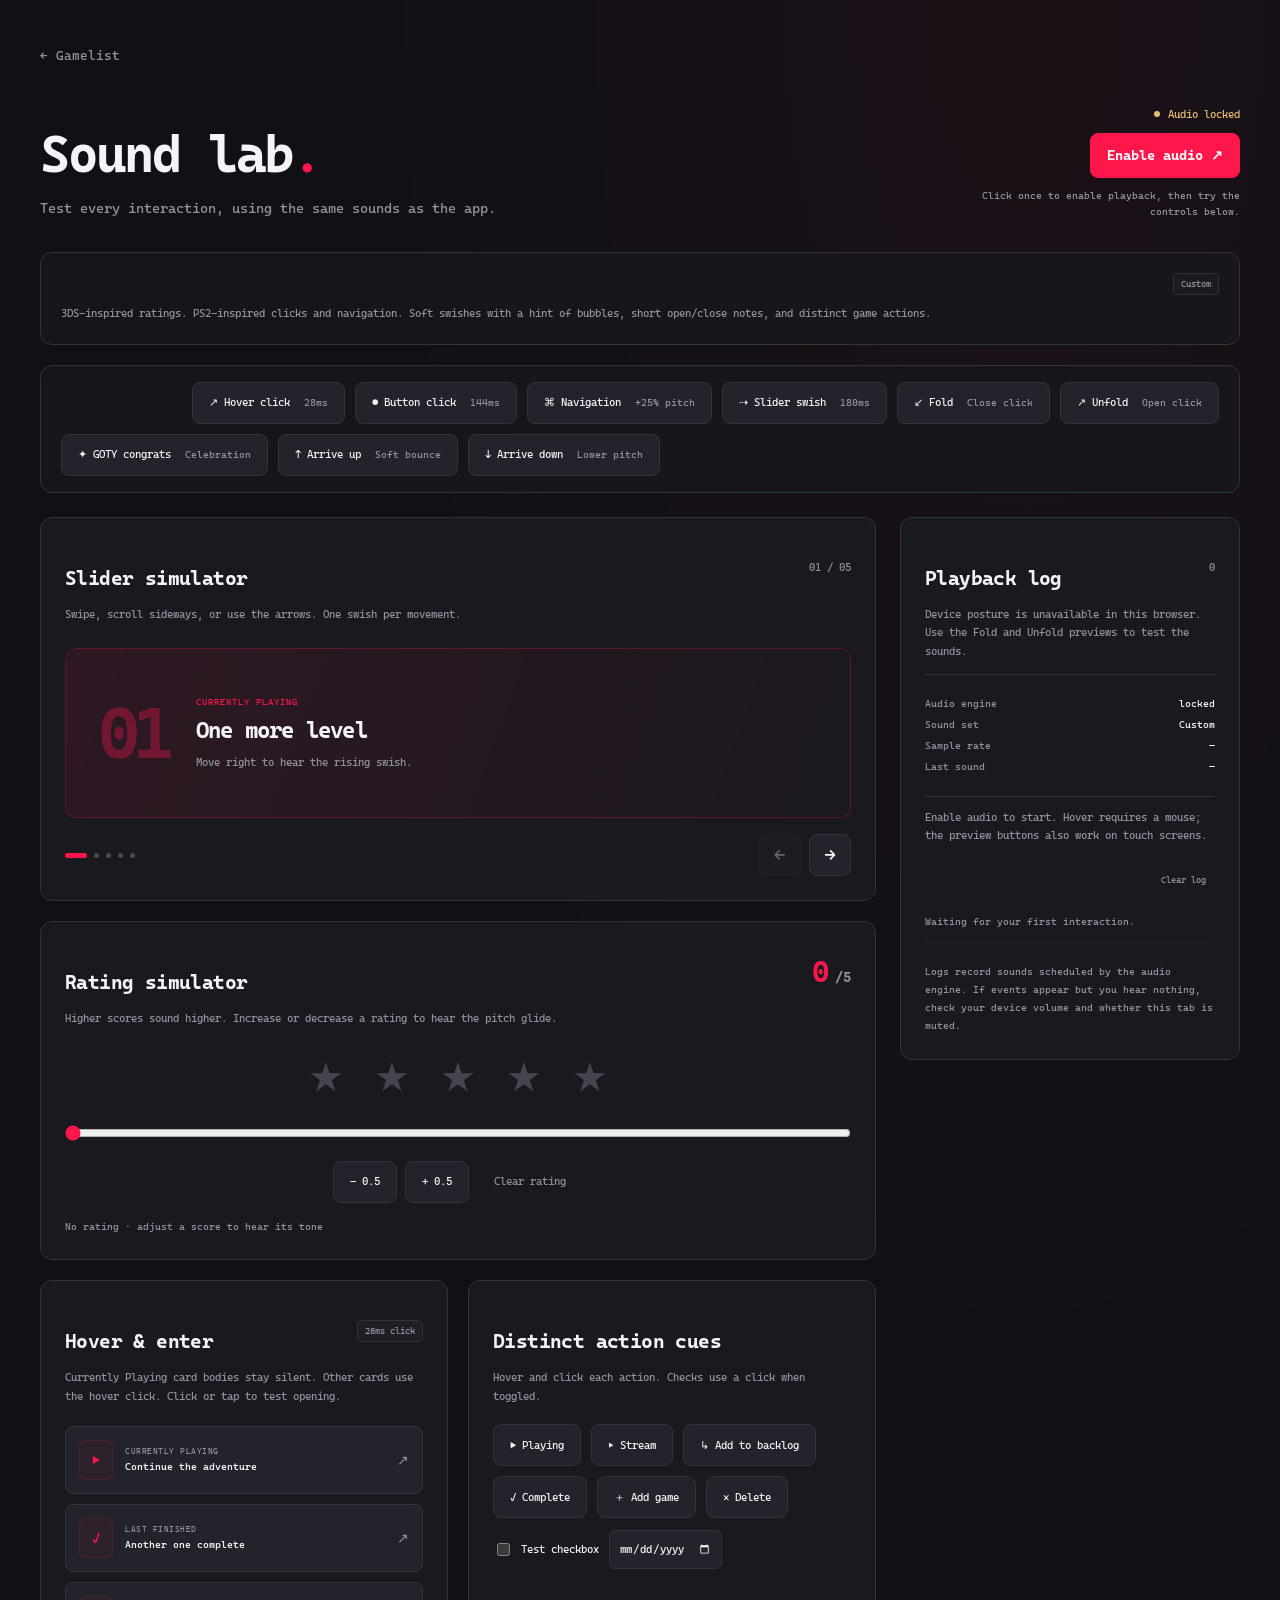
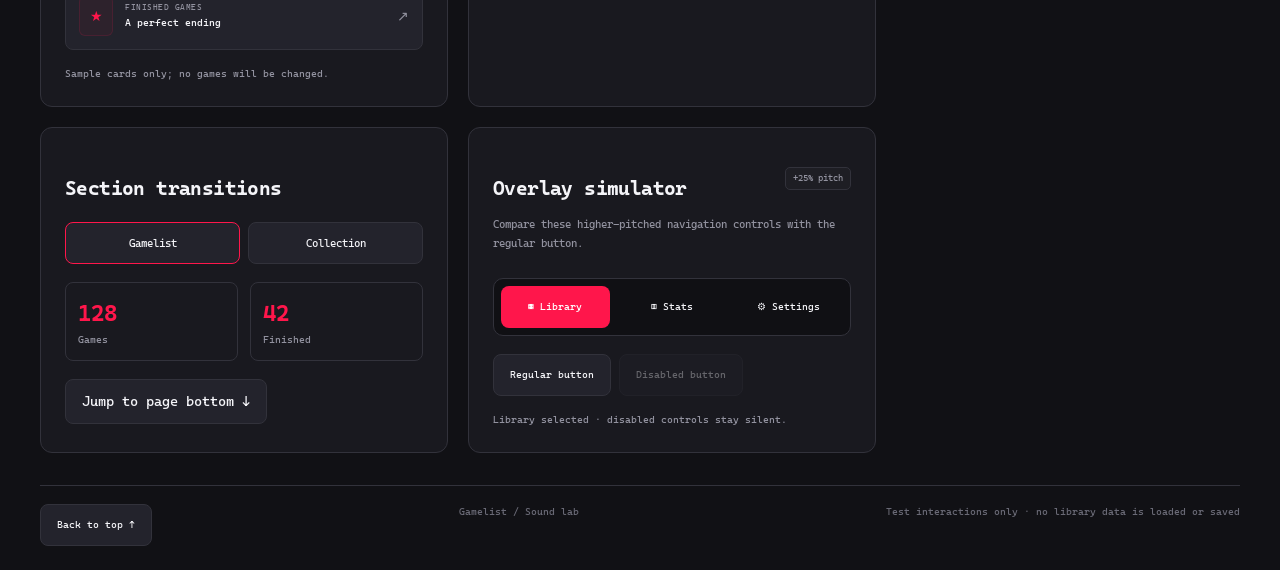
<file: dev-sounds.html>
<!doctype html>
<html lang="en">
<head>
  <meta charset="utf-8">
  <meta name="viewport" content="width=device-width, initial-scale=1">
  <meta name="robots" content="noindex">
  <title>Sound Lab · Gamelist</title>
  <link rel="icon" href="assets/branding/Icon.png">
  <link rel="stylesheet" href="dev-sounds.css">
  <script type="module" src="dev-sounds.js"></script>
</head>
<body>
  <main>
    <header class="page-header">
      <div><a class="back" href="/">← Gamelist</a><p class="eyebrow">Developer tools / Audio</p><h1>Sound lab<span>.</span></h1><p class="intro">Test every interaction, using the same sounds as the app.</p></div>
      <div class="audio-controls"><span id="audioStatus" class="status">Audio locked</span><button class="primary" id="enableAudio" data-sound-preview="click">Enable audio ↗</button><small>Click once to enable playback, then try the controls below.</small></div>
    </header>

    <section class="sound-set" aria-label="Custom sound set"><div class="preset-heading"><span class="eyebrow">The Gamelist sound set</span><span class="tag">Custom</span></div><p class="hint">3DS-inspired ratings. PS2-inspired clicks and navigation. Soft swishes with a hint of bubbles, short open/close notes, and distinct game actions.</p></section>

    <section class="preview-strip" aria-label="Sound previews">
      <span class="eyebrow">Quick listen</span>
      <button data-sound-preview="hover">↗ Hover click <small>28ms</small></button>
      <button data-sound-preview="click">● Button click <small>144ms</small></button>
      <button data-sound-preview="navigation">⌘ Navigation <small>+25% pitch</small></button>
      <button data-sound-preview="swipe">⇢ Slider swish <small>180ms</small></button>
      <button data-sound-preview="fold">↙ Fold <small>Close click</small></button>
      <button data-sound-preview="unfold">↗ Unfold <small>Open click</small></button>
      <button data-sound-preview="congrats">✦ GOTY congrats <small>Celebration</small></button>
      <button data-sound-preview="bounce-up">↑ Arrive up <small>Soft bounce</small></button>
      <button data-sound-preview="bounce-down">↓ Arrive down <small>Lower pitch</small></button>
    </section>

    <div class="workspace">
      <div class="experiments">
        <section class="panel playing-current" aria-labelledby="sliderTitle">
          <div class="panel-head"><div><p class="eyebrow">01 / Movement</p><h2 id="sliderTitle">Slider simulator</h2></div><span class="readout" id="slideCount">01 / 05</span></div>
          <p class="hint">Swipe, scroll sideways, or use the arrows. One swish per movement.</p>
          <div class="slider-stage">
            <div class="playing-list" id="testSlider" tabindex="0" role="region" aria-roledescription="carousel" aria-label="Sound test slider">
              <article class="slide"><span class="slide-number">01</span><div><small>Currently playing</small><h3>One more level</h3><p>Move right to hear the rising swish.</p></div></article>
              <article class="slide"><span class="slide-number">02</span><div><small>Last finished</small><h3>Roll the credits</h3><p>Move left to hear the falling swish.</p></div></article>
              <article class="slide"><span class="slide-number">03</span><div><small>Backlog</small><h3>Next adventure</h3><p>Trackpads and touch gestures work here.</p></div></article>
              <article class="slide"><span class="slide-number">04</span><div><small>Collection</small><h3>On the shelf</h3><p>Arrow keys work when this slider is focused.</p></div></article>
              <article class="slide"><span class="slide-number">05</span><div><small>End of the slider</small><h3>The final stop</h3><p>No movement at the edge means no swish.</p></div></article>
            </div>
          </div>
          <div class="slider-footer"><div id="slideDots" class="dots" aria-hidden="true"><i class="active"></i><i></i><i></i><i></i><i></i></div><div class="arrow-controls"><button class="playing-slider-button" id="previousSlide" aria-label="Previous slide" disabled>←</button><button class="playing-slider-button" id="nextSlide" aria-label="Next slide">→</button></div></div>
        </section>

        <section class="panel" aria-labelledby="ratingTitle">
          <div class="panel-head"><div><p class="eyebrow">02 / Pitch</p><h2 id="ratingTitle">Rating simulator</h2></div><output class="rating-readout" id="ratingOutput" for="ratingRange">0<span>/5</span></output></div>
          <p class="hint">Higher scores sound higher. Increase or decrease a rating to hear the pitch glide.</p>
          <fieldset class="rating-row"><legend class="sr-only">Test game rating</legend>
            <div class="stars" aria-label="Choose a star rating"><button data-rate="1" aria-label="1 star">★</button><button data-rate="2" aria-label="2 stars">★</button><button data-rate="3" aria-label="3 stars">★</button><button data-rate="4" aria-label="4 stars">★</button><button data-rate="5" aria-label="5 stars">★</button></div>
            <label class="sr-only" for="ratingRange">Rating from zero to five</label><input id="ratingRange" type="range" min="0" max="5" step="0.5" value="0">
            <div class="rating-footer"><button data-rating-step="-0.5" aria-label="Decrease rating by half a star">− 0.5</button><button data-rating-step="0.5" aria-label="Increase rating by half a star">+ 0.5</button><button id="clearRating" class="quiet">Clear rating</button></div>
          </fieldset>
          <p id="ratingDetail" class="detail">No rating · adjust a score to hear its tone</p>
        </section>

        <section class="panel" aria-labelledby="hoverTitle">
          <div class="panel-head"><div><p class="eyebrow">03 / Cards</p><h2 id="hoverTitle">Hover & enter</h2></div><span class="tag">28ms click</span></div>
          <p class="hint">Currently Playing card bodies stay silent. Other cards use the hover click. Click or tap to test opening.</p>
          <div class="hover-targets"><button class="game-card playing-card"><span class="card-icon">▶</span><span><small>Currently playing</small><strong>Continue the adventure</strong></span><span>↗</span></button><button class="playing-finished-game"><span class="card-icon">✓</span><span><small>Last finished</small><strong>Another one complete</strong></span><span>↗</span></button><button class="completed-row"><span class="card-icon">★</span><span><small>Finished games</small><strong>A perfect ending</strong></span><span>↗</span></button></div>
          <p class="detail" id="cardResult" role="status">Sample cards only; no games will be changed.</p>
        </section>

        <section class="panel" aria-labelledby="actionsTitle"><div class="panel-head"><div><p class="eyebrow">04 / Game actions</p><h2 id="actionsTitle">Distinct action cues</h2></div></div><p class="hint">Hover and click each action. Checks use a click when toggled.</p><div class="action-tests"><button data-sound-action="playing">▶ Playing</button><button data-sound-action="stream">▸ Stream</button><button data-sound-action="backlog">↳ Add to backlog</button><button data-sound-action="complete">✓ Complete</button><button data-sound-action="add-game">＋ Add game</button><button data-sound-action="delete">× Delete</button><label class="check-filter"><input type="checkbox"> Test checkbox</label><label class="sr-only" for="calendarTest">Calendar selector</label><input id="calendarTest" type="date" aria-label="Calendar selector"></div></section>
        <section class="panel" aria-labelledby="sectionsTitle"><div class="panel-head"><div><p class="eyebrow">05 / Sections & stats</p><h2 id="sectionsTitle">Section transitions</h2></div></div><div class="test-tabs"><button data-stats-source-tab="gamelist" aria-pressed="true">Gamelist</button><button data-stats-source-tab="collection" aria-pressed="false">Collection</button></div><div class="test-kpis"><article class="stat" tabindex="0"><strong>128</strong><span>Games</span></article><article class="finished-stats-kpi" tabindex="0"><strong>42</strong><span>Finished</span></article></div><button id="testScrollDown">Jump to page bottom ↓</button></section>
        <section class="panel" aria-labelledby="navigationTitle">
          <div class="panel-head"><div><p class="eyebrow">06 / Navigation</p><h2 id="navigationTitle">Overlay simulator</h2></div><span class="tag">+25% pitch</span></div>
          <p class="hint">Compare these higher-pitched navigation controls with the regular button.</p>
          <nav class="mobile-action-dock" aria-label="Test navigation"><button aria-current="page">▦ Library</button><button>▥ Stats</button><button>⚙ Settings</button></nav>
          <div class="comparison"><button id="regularButton">Regular button</button><button disabled>Disabled button</button></div>
          <p class="detail" id="navigationResult" role="status">Library selected · disabled controls stay silent.</p>
        </section>
      </div>

      <aside class="panel diagnostics" aria-labelledby="diagnosticsTitle">
        <div class="panel-head"><div><p class="eyebrow">Live diagnostics</p><h2 id="diagnosticsTitle">Playback log</h2></div><span id="soundCount" class="readout">0</span></div>
        <p class="hint" id="postureStatus">Checking device posture support…</p>
        <dl class="audio-facts"><div><dt>Audio engine</dt><dd id="engineState">Locked</dd></div><div><dt>Sound set</dt><dd>Custom</dd></div><div><dt>Sample rate</dt><dd id="sampleRate">—</dd></div><div><dt>Last sound</dt><dd id="lastSound">—</dd></div></dl>
        <p id="audioHelp" class="hint">Enable audio to start. Hover requires a mouse; the preview buttons also work on touch screens.</p>
        <div class="log-head"><span class="eyebrow">Latest events</span><button class="quiet" id="clearLog" data-sound-preview="">Clear log</button></div>
        <ol id="soundLog" class="sound-log" aria-label="Sound playback events"><li class="log-empty">Waiting for your first interaction.</li></ol>
        <p class="footnote">Logs record sounds scheduled by the audio engine. If events appear but you hear nothing, check your device volume and whether this tab is muted.</p>
      </aside>
    </div>
    <footer id="pageBottom"><button id="testScrollUp" class="scroll-top-button">Back to top ↑</button> Gamelist / Sound lab <span>Test interactions only · no library data is loaded or saved</span></footer>
  </main>
</body>
</html>
</file>
<file: dev-sounds.css>
@font-face { font-family: Cascadia; src: url("assets/fonts/CascadiaCode.woff2") format("woff2"); font-weight: 200 700; font-display: swap; }
:root { color-scheme: dark; --bg: #111115; --panel: #19191f; --line: #32323b; --text: #f4f4f8; --muted: #92929f; --accent: #ff164b; }
* { box-sizing: border-box; }
body { margin: 0; background: radial-gradient(ellipse at 80% 0, #ff164b0b, transparent 45%), var(--bg); color: var(--text); font: 14px/1.6 Cascadia, monospace; }
main { max-width: 1440px; margin: auto; padding: 44px 40px 24px; }
button, input { font: inherit; }
button, a { -webkit-tap-highlight-color: transparent; }
button { min-height: 42px; padding: 10px 16px; border: 1px solid var(--line); border-radius: 8px; background: #23232c; color: var(--text); cursor: pointer; transition: background 120ms, border-color 120ms, transform 120ms; }
button:hover:enabled { border-color: var(--accent); background: #ff164b12; }
button:active:enabled { transform: translateY(1px); }
button:disabled { opacity: .35; cursor: default; }
:focus-visible { outline: 2px solid var(--accent); outline-offset: 4px; }
a { color: inherit; text-decoration: none; }
a:hover { color: var(--accent); }
h1, h2, h3, p { margin: 0; }
h1 { font-size: clamp(34px, 5vw, 52px); line-height: 1.2; letter-spacing: -2px; }
h1 span { color: var(--accent); }
h2 { font-size: 20px; letter-spacing: -.6px; }
h3 { font-size: 23px; line-height: 1.3; letter-spacing: -.8px; }
.back { display: inline-block; font-size: 13px; color: var(--muted); margin-bottom: 32px; }
.page-header { display: flex; align-items: flex-end; justify-content: space-between; gap: 32px; margin-bottom: 32px; }
.eyebrow { color: var(--muted); text-transform: uppercase; letter-spacing: 1.5px; font-size: 10px; font-weight: 700; }
.eyebrow { visibility: hidden !important; }
.page-header .eyebrow { margin-bottom: 8px; }
.intro { color: var(--muted); margin-top: 12px; }
.audio-controls { display: grid; justify-items: end; gap: 10px; max-width: 280px; }
.audio-controls small { color: var(--muted); font-size: 10px; text-align: right; }
.primary { background: var(--accent); border-color: var(--accent); font-weight: 700; }
button.primary:hover { background: #e8083c; }
.status { display: inline-flex; align-items: center; gap: 8px; color: #e9bb73; font-size: 11px; }
.status::before { content: ""; width: 6px; height: 6px; border-radius: 50%; background: currentColor; }
.status.ready { color: #9ee7b4; }
.preview-strip { display: flex; align-items: center; gap: 10px; padding: 16px 20px; margin-bottom: 24px; border: 1px solid var(--line); border-radius: 12px; background: #19191f99; }
.preview-strip > span { margin-right: auto; }
.preview-strip button { font-size: 11px; }
.preview-strip small { color: var(--muted); margin-left: 8px; font-size: 10px; }
.workspace { display: grid; grid-template-columns: minmax(0, 1fr) 340px; gap: 24px; align-items: start; }
.experiments { display: grid; grid-template-columns: repeat(2, minmax(0, 1fr)); gap: 20px; min-width: 0; }
.panel { min-width: 0; padding: 24px; background: var(--panel); border: 1px solid var(--line); border-radius: 12px; }
.playing-current, .experiments > .panel:nth-child(2) { grid-column: 1 / -1; }
.panel-head { display: flex; align-items: center; justify-content: space-between; gap: 12px; margin-bottom: 12px; }
.panel-head .eyebrow { margin-bottom: 4px; }
.hint { font-size: 11px; color: var(--muted); line-height: 1.7; }
.readout, .tag { font-size: 11px; white-space: nowrap; color: var(--muted); }
.tag { padding: 3px 7px; background: #ffffff06; border: 1px solid var(--line); border-radius: 5px; font-size: 9px; }
.slider-stage { margin-top: 24px; overflow: hidden; border-radius: 10px; }
.playing-list { display: flex; gap: 14px; overflow-x: auto; scroll-snap-type: x mandatory; scrollbar-width: none; overscroll-behavior-x: contain; touch-action: pan-x pan-y; }
.playing-list::-webkit-scrollbar { display: none; }
.slide { display: flex; align-items: center; gap: 28px; flex: 0 0 100%; padding: 24px 32px; min-height: 170px; scroll-snap-align: start; border: 1px solid #ff164b44; border-radius: 10px; background: linear-gradient(110deg, #ff164b18, #ff164b03); }
.slide:nth-child(even) { background: linear-gradient(110deg, #6465ce20, #6465ce05); border-color: #6465ce55; }
.slide-number { color: #ff164b55; font-size: 72px; font-weight: 700; letter-spacing: -7px; line-height: 1; }
.slide small { display: block; color: var(--accent); text-transform: uppercase; letter-spacing: 1px; font-size: 9px; margin-bottom: 6px; }
.slide p { color: var(--muted); margin-top: 8px; font-size: 11px; }
.slider-footer { display: flex; align-items: center; justify-content: space-between; margin-top: 16px; }
.dots { display: flex; gap: 7px; }
.dots i { width: 5px; height: 5px; border-radius: 10px; background: #494952; transition: width 180ms, background 180ms; }
.dots i.active { width: 22px; background: var(--accent); }
.arrow-controls { display: flex; gap: 8px; }
.arrow-controls button { padding: 4px; width: 42px; font-size: 20px; }
.rating-readout { font-size: 30px; font-weight: 700; color: var(--accent); }
.rating-readout span { color: var(--muted); font-size: 14px; margin-left: 5px; }
.rating-row { margin: 18px 0 0; padding: 0; border: 0; }
.stars { display: flex; justify-content: center; gap: 14px; padding: 6px 0 16px; }
.stars button { border: 0; background: none; color: #454550; font-size: 40px; padding: 0 8px; line-height: 1.2; }
.stars button.selected { color: #ffca74; }
.stars button.half { background: linear-gradient(90deg, #ffca74 50%, #454550 50%); color: transparent; background-clip: text; }
.stars button:hover:enabled { background-color: transparent; color: #ffdf9f; }
input[type="range"] { width: 100%; accent-color: var(--accent); cursor: pointer; margin: 8px 0 20px; }
.rating-footer { display: flex; justify-content: center; gap: 8px; }
.rating-footer button { font-size: 11px; }
.quiet { color: var(--muted); background: transparent; border-color: transparent; }
.detail { margin-top: 16px; font-size: 10px; color: var(--muted); }
.hover-targets { display: grid; gap: 10px; margin-top: 20px; }
.hover-targets button { display: flex; align-items: center; gap: 12px; width: 100%; padding: 13px; text-align: left; }
.hover-targets button > span:last-child { margin-left: auto; color: var(--muted); }
.card-icon { display: grid; place-items: center; width: 34px; height: 40px; flex: 0 0 34px; color: var(--accent); background: #ff164b0c; border: 1px solid #ff164b22; border-radius: 6px; }
.hover-targets small { display: block; color: var(--muted); font-size: 8px; text-transform: uppercase; letter-spacing: .5px; }
.hover-targets strong { display: block; font-size: 10px; font-weight: 500; }
.mobile-action-dock { display: flex; gap: 8px; padding: 7px; background: #101014; border: 1px solid var(--line); border-radius: 10px; margin: 24px 0 18px; }
.mobile-action-dock button { flex: 1; min-width: 0; padding: 8px; font-size: 10px; background: transparent; border-color: transparent; }
.mobile-action-dock button[aria-current="page"] { background: var(--accent); color: white; }
.comparison { display: flex; flex-wrap: wrap; gap: 8px; }
.comparison button { font-size: 10px; }
.diagnostics { position: sticky; top: 24px; }
.audio-facts { padding: 16px 0; margin: 12px 0; border-top: 1px solid var(--line); border-bottom: 1px solid var(--line); }
.audio-facts div { display: flex; justify-content: space-between; gap: 10px; margin: 5px 0; font-size: 10px; }
dt { color: var(--muted); } dd { margin: 0; }
.log-head { display: flex; align-items: center; justify-content: space-between; margin-top: 18px; }
.log-head button { font-size: 9px; min-height: 32px; padding: 4px 8px; }
.sound-log { list-style: none; padding: 0; margin: 6px 0 0; max-height: 480px; overflow-y: auto; scrollbar-width: thin; }
.sound-log li { padding: 12px 0; border-bottom: 1px solid #ffffff08; font-size: 10px; }
.log-title { display: flex; justify-content: space-between; gap: 10px; }
.log-title strong { font-weight: 500; }
.log-title time { color: #666674; font-size: 9px; }
.log-meta { display: block; margin-top: 3px; color: var(--muted); font-size: 9px; }
.log-empty, .footnote { color: var(--muted); font-size: 10px; }
.footnote { margin-top: 20px; line-height: 1.8; }
footer { display: flex; justify-content: space-between; gap: 16px; margin-top: 32px; padding-top: 18px; border-top: 1px solid var(--line); color: #696975; font-size: 10px; }
.sr-only { position: absolute; width: 1px; height: 1px; padding: 0; overflow: hidden; clip-path: inset(50%); white-space: nowrap; }
@media (max-width: 1100px) { .workspace { grid-template-columns: minmax(0, 1fr) 300px; gap: 18px; } .experiments { grid-template-columns: 1fr; } .preview-strip { flex-wrap: wrap; } .preview-strip > span { width: 100%; } .panel { padding: 20px; } }
@media (max-width: 760px) { main { padding: 24px 18px; } .page-header { align-items: start; flex-direction: column; gap: 20px; } .audio-controls { justify-items: start; max-width: none; } .audio-controls small { text-align: left; } .back { margin-bottom: 20px; } .workspace { grid-template-columns: 1fr; } .diagnostics { position: static; } .preview-strip { padding: 16px; } .preview-strip button { flex: 1 1 40%; padding: 10px; } .preview-strip small { display: block; margin: 3px 0 0; } .slide { padding: 24px 18px; gap: 20px; } .slide-number { font-size: 52px; } h3 { font-size: 20px; } .stars { gap: 6px; } .stars button { padding: 0 5px; font-size: 36px; } footer { flex-direction: column; } }
@media (prefers-reduced-motion: reduce) { *, *::before, *::after { transition: none !important; } }

.sound-set { margin-bottom: 20px; padding: 20px; border: 1px solid var(--line); border-radius: 12px; background: #19191f99; }
.preset-heading { display:flex;justify-content:space-between;align-items:center;gap:12px;margin-bottom:10px; }
.preview-strip { flex-wrap: wrap; }
.action-tests { display:flex;flex-wrap:wrap;gap:10px;margin-top:18px;align-items:center; }
.action-tests button,.action-tests label,.action-tests input {font-size:11px;}
.action-tests label {display:flex;gap:8px;align-items:center;min-height:42px;}
.action-tests input[type=date] {background:#23232c;border:1px solid var(--line);color:var(--text);padding:9px;border-radius:6px;max-width:100%;}
.test-tabs {display:flex;gap:8px;margin:18px 0;}.test-tabs button{flex:1;font-size:11px;}.test-tabs [aria-pressed=true]{border-color:var(--accent);}
.test-kpis {display:flex;gap:12px;margin-bottom:18px;}.test-kpis article {flex:1;border:1px solid var(--line);border-radius:8px;padding:12px;}.test-kpis strong,.test-kpis span{display:block;}.test-kpis strong{font-size:23px;color:var(--accent);}.test-kpis span{font-size:10px;color:var(--muted);}
</file>
